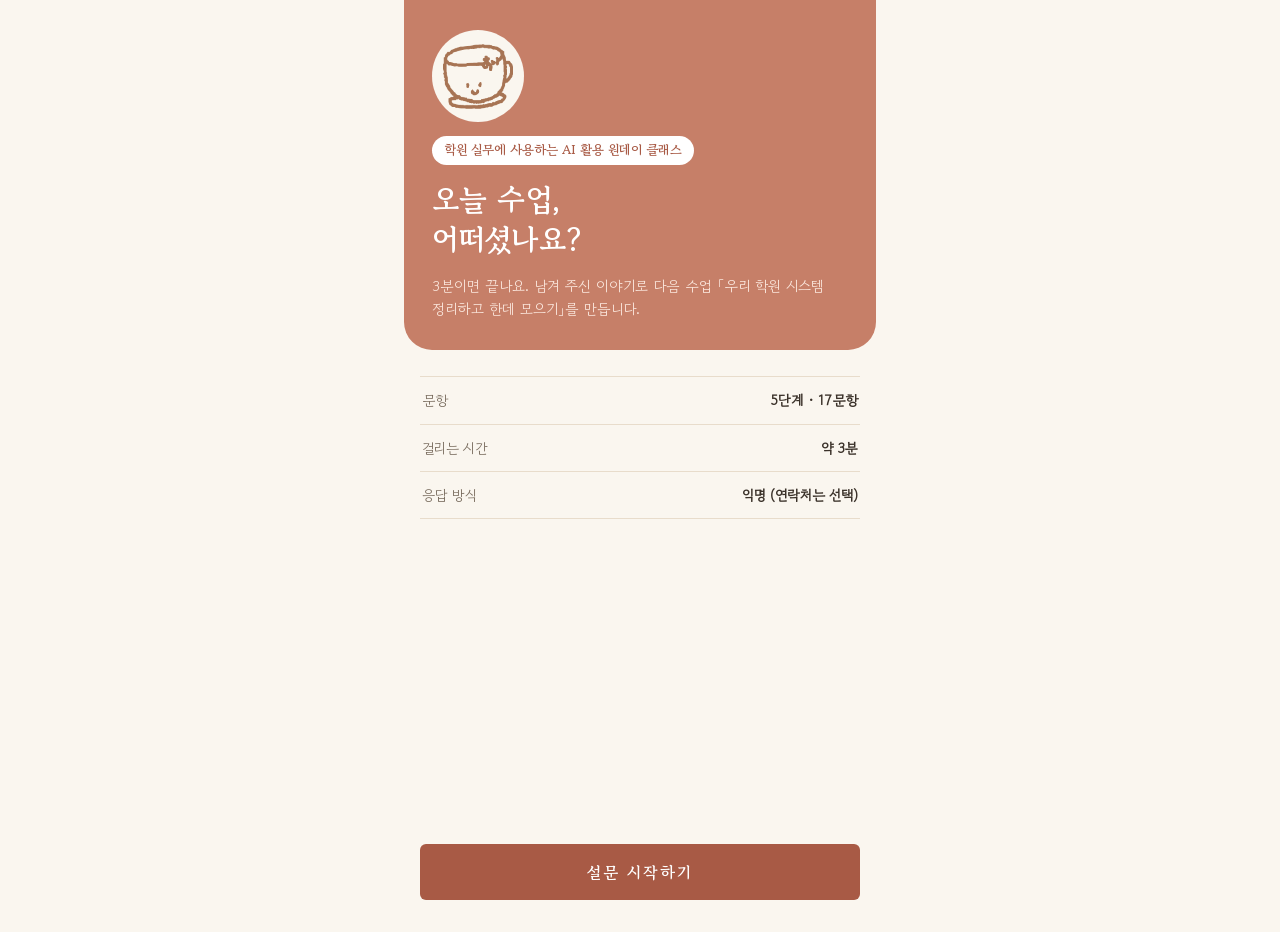
<file: index.html>
<!doctype html><html lang="ko"><head><meta charset="utf-8"><meta name="viewport" content="width=device-width,initial-scale=1,viewport-fit=cover"><meta name="robots" content="noindex"><link rel="icon" href="cup.png"><link rel="preconnect" href="https://fonts.googleapis.com"><link rel="stylesheet" href="https://fonts.googleapis.com/css2?family=Gowun+Batang:wght@400;700&family=Gowun+Dodum&display=swap"><link rel="stylesheet" href="style.css"><title>학원 AI 클래스 만족도 조사</title></head><body><div class="app" id="app"></div><script src="config.js"></script><script src="common.js"></script><script src="survey.js"></script></body></html>
</file>
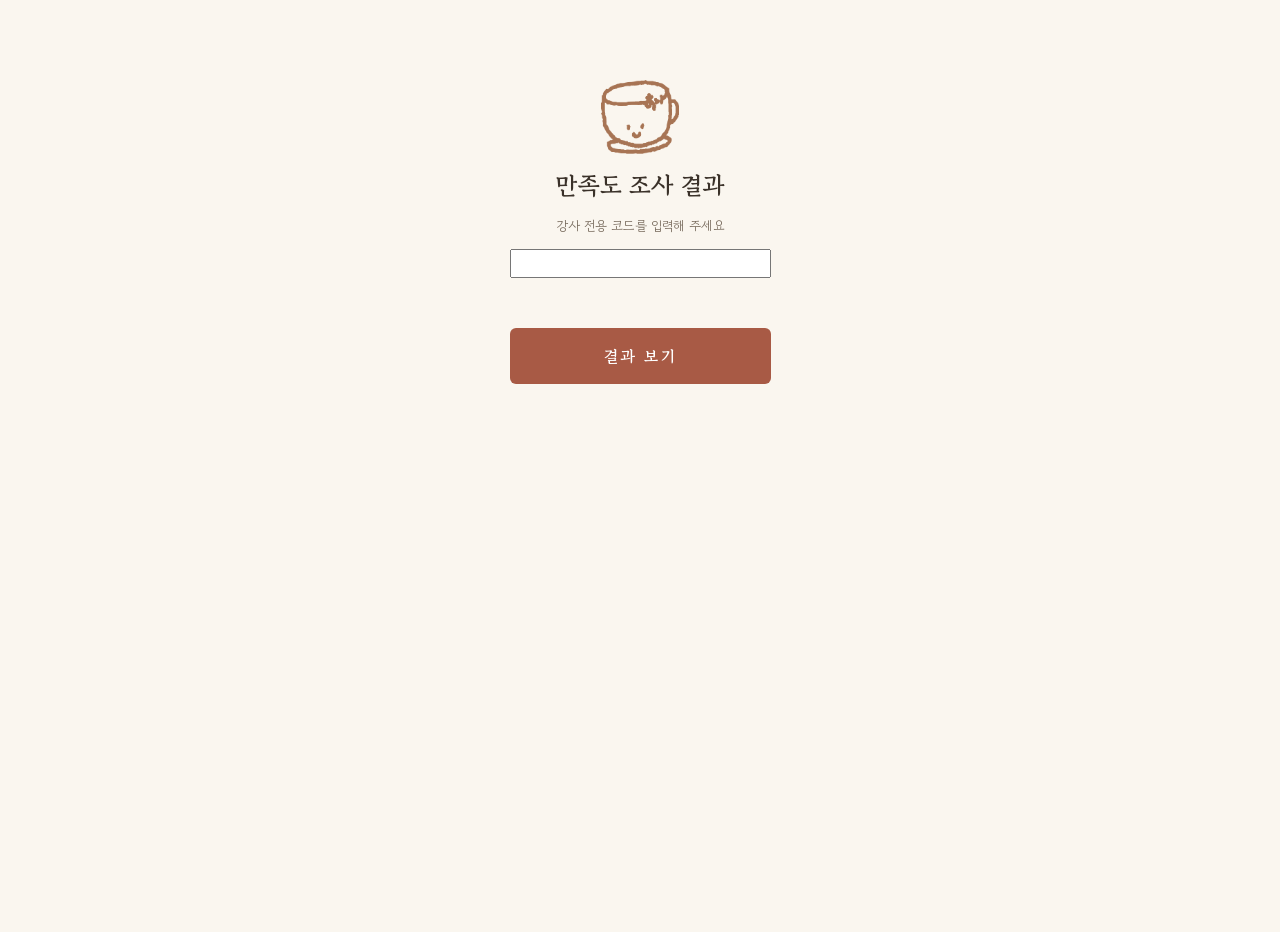
<file: result.html>
<!doctype html><html lang="ko"><head><meta charset="utf-8"><meta name="viewport" content="width=device-width,initial-scale=1,viewport-fit=cover"><meta name="robots" content="noindex"><link rel="icon" href="cup.png"><link rel="preconnect" href="https://fonts.googleapis.com"><link rel="stylesheet" href="https://fonts.googleapis.com/css2?family=Gowun+Batang:wght@400;700&family=Gowun+Dodum&display=swap"><link rel="stylesheet" href="style.css"><title>만족도 조사 결과</title></head><body><div class="app" id="app"></div><script src="config.js"></script><script src="common.js"></script><script src="result.js"></script></body></html>
</file>
<file: style.css>
/* Layout: 휴대폰으로 한 장씩 넘기는 설문(시작 → 5단계 → 완료) + 원장님 전용 응답 모아보기. 안내문의 코럴/크림, 라이트 단일 테마. */
:root{
  --ground:#FAF6EF; --paper:#FFFDF9; --ink:#3A3129; --ink-2:#5E5245; --ink-3:#75685A;
  --pen:#C67F68; --pen-d:#A85A45; --line:#E8DCCB; --line-2:#D6BFA8; --tint:#F6E6DB; --star:#E3A587;
  --serif:'Gowun Batang',serif; --sans:'Gowun Dodum',sans-serif;
  color-scheme:light;
}
*{box-sizing:border-box}
body{margin:0;background:var(--ground);color:var(--ink);font-family:var(--sans);font-size:15px;line-height:1.6;padding-inline:16px;padding-block:0 32px;word-break:keep-all;overflow-wrap:break-word}
button{font-family:inherit;color:inherit;cursor:pointer}
button:focus-visible,input:focus-visible,textarea:focus-visible{outline:2px solid var(--pen-d);outline-offset:2px}
.app{max-width:440px;margin:0 auto;display:flex;flex-direction:column;min-height:100vh}
.app.wide{max-width:1180px}
.cup{display:block;object-fit:contain}
.top{display:flex;flex-direction:column;gap:12px;padding-top:20px}
.top .row{display:flex;justify-content:space-between;align-items:center}
.count{font-family:var(--serif);font-size:13px;color:var(--ink-3)}
.bar{display:grid;grid-template-columns:repeat(5,minmax(0,1fr));gap:4px}
.bar i{height:3px;background:var(--line);border-radius:2px}
.bar i.on{background:var(--pen)}
.step{display:flex;flex-direction:column;gap:30px;padding-top:26px;flex:1}
.q{display:flex;flex-direction:column;gap:10px}
.qno{font-family:var(--serif);font-size:13px;color:var(--pen);letter-spacing:1px}
h1,h2{font-family:var(--serif);margin:0;text-wrap:balance}
h2{font-size:19px;line-height:1.5}
.hint{margin:0;font-size:13px;color:var(--ink-3)}
.list{display:flex;flex-direction:column;border-top:1px solid var(--line)}
.radio{display:flex;align-items:center;gap:12px;text-align:left;font-size:15px;padding:14px 2px;border:0;border-bottom:1px solid var(--line);background:transparent;min-height:48px}
.radio .dot{width:18px;height:18px;border-radius:50%;border:1.5px solid var(--line-2);background:var(--paper);flex:none}
.radio.box .dot{border-radius:4px}
.radio[aria-pressed="true"]{color:var(--pen-d)}
.radio[aria-pressed="true"] .dot{border-color:var(--pen-d);background:radial-gradient(circle,var(--pen-d) 0 4px,var(--paper) 5px)}
.radio.box[aria-pressed="true"] .dot{background:var(--pen-d);box-shadow:inset 0 0 0 3px var(--paper)}
.chips{display:grid;grid-template-columns:repeat(2,minmax(0,1fr));gap:6px}
.chip{font-size:14px;padding:13px 6px;border-radius:6px;border:1px solid var(--line-2);background:var(--paper);min-height:48px}
.chip[aria-pressed="true"]{background:var(--pen-d);border-color:var(--pen-d);color:#FFFFFF}
.rate{display:flex;flex-direction:column;gap:6px;padding-bottom:20px;border-bottom:1px solid var(--line)}
.rate h2{font-size:17px}
.stars{display:flex;justify-content:space-between;align-items:center;gap:8px}
.stars div{display:flex}
.star{width:46px;height:46px;border:0;background:transparent;padding:0;display:flex;align-items:center;justify-content:center}
.star svg{width:32px;height:32px}
.rlabel{font-family:var(--serif);font-weight:700;font-size:14px;color:var(--pen-d);text-align:right}
textarea,input[type=text],input[type=tel]{font-family:inherit;font-size:15px;line-height:1.7;padding:12px 14px;border-radius:6px;border:1px solid var(--line-2);background:var(--paper);color:var(--ink);width:100%}
input:disabled{opacity:.5}
textarea{resize:vertical;min-height:110px}
.nav{display:flex;gap:8px;padding-top:24px}
.btn{flex:1;text-align:center;border:0;background:var(--pen-d);color:#FFFFFF;font-family:var(--serif);font-size:16px;font-weight:700;letter-spacing:2px;padding:16px 0;border-radius:6px}
.btn.ghost{flex:0 0 88px;background:transparent;border:1px solid var(--line-2);color:var(--ink-2);font-family:var(--sans);font-weight:400;letter-spacing:0}
.btn:disabled{opacity:.6;cursor:wait}
.err{font-size:13px;color:#9B3B27;min-height:1.2em;margin:10px 0 0}
.hero{margin:0 -16px;background:var(--pen);color:#FFFFFF;padding:30px 28px 30px;display:flex;flex-direction:column;gap:14px;border-radius:0 0 28px 28px}
.hero .cupwrap{align-self:flex-start;background:var(--ground);border-radius:50%;width:92px;height:92px;display:flex;align-items:center;justify-content:center}
.hero h1{font-size:30px;line-height:1.35;color:#FFFFFF}
.hero p{margin:0;color:#FBE7DD;font-size:14.5px}
.tag{align-self:flex-start;background:#FFFFFF;color:var(--pen-d);font-family:var(--serif);font-weight:700;font-size:13px;padding:4px 12px;border-radius:999px}
.facts{display:flex;flex-direction:column;border-top:1px solid var(--line);margin-top:26px}
.facts div{display:flex;justify-content:space-between;gap:12px;padding:12px 2px;border-bottom:1px solid var(--line);font-size:14px}
.facts span{color:var(--ink-3)}
.gift{border:1px solid var(--line-2);border-radius:8px;background:var(--tint);padding:18px;display:flex;flex-direction:column;gap:10px}
.ticket{width:100%;background:var(--paper);border:1.5px solid var(--pen-d);border-radius:12px;overflow:hidden;text-align:left}
.ticket header{background:var(--pen-d);color:#FFFFFF;padding:10px 0;text-align:center;font-family:var(--serif);font-size:13px;letter-spacing:4px}
.ticket .body{padding:16px 20px;display:flex;flex-direction:column;gap:8px}
.ticket .line{display:flex;justify-content:space-between;gap:12px;font-size:14px}
.ticket .line span{color:var(--ink-3)}
.ticket .cut{border-top:1.5px dashed var(--line-2);margin:0 20px}
.done{display:flex;flex-direction:column;align-items:center;text-align:center;gap:10px;padding-top:36px;flex:1}
.notice{font-size:13px;background:var(--tint);border:1px solid var(--line-2);border-radius:8px;padding:10px 12px;color:var(--ink-2);text-align:left;margin:0}
.adminbar{display:flex;justify-content:center;padding-top:18px}
.adminbar button{font-size:13px;border:1px solid var(--line-2);background:var(--paper);border-radius:999px;padding:10px 16px;color:var(--ink-2)}
/* 관리자 */
.ad{display:flex;flex-direction:column;gap:20px;padding-top:24px}
.ad-head{display:flex;flex-wrap:wrap;justify-content:space-between;align-items:flex-end;gap:14px;padding-bottom:18px;border-bottom:1px solid var(--line-2)}
.ad-head h1{font-size:clamp(22px,4vw,28px)}
.kpis{display:grid;grid-template-columns:repeat(auto-fit,minmax(160px,1fr));border:1px solid var(--line);background:var(--paper);border-radius:6px}
.kpi{padding:18px 20px;display:flex;flex-direction:column;gap:4px;border-right:1px solid var(--line);min-width:0}
.kpi span{font-size:13px;color:var(--ink-2)}
.kpi b{font-family:var(--serif);font-size:32px;color:var(--pen-d);font-variant-numeric:tabular-nums;line-height:1.1}
.kpi small{font-size:12px;color:var(--ink-3)}
.cards{display:grid;grid-template-columns:repeat(auto-fit,minmax(300px,1fr));gap:12px}
.card{background:var(--paper);border:1px solid var(--line);border-radius:6px;padding:18px 20px;display:flex;flex-direction:column;gap:10px;min-width:0}
.card h2{font-size:16px}
.card .qno{font-size:12px}
.brow{display:grid;grid-template-columns:minmax(0,9.5em) 1fr 3.4em;align-items:center;gap:10px;font-size:13px}
.brow .t{height:8px;background:#F3EAE0;border-radius:4px;overflow:hidden}
.brow .t i{display:block;height:100%;background:var(--pen)}
.brow .v{text-align:right;color:var(--ink-2);font-variant-numeric:tabular-nums}
.srow{display:grid;grid-template-columns:minmax(0,1fr) 3em;gap:10px;align-items:center;font-size:14px}
.srow .t{height:8px;background:#F3EAE0;border-radius:4px;overflow:hidden;margin-top:4px}
.srow .t i{display:block;height:100%;background:var(--pen)}
.srow .avg{font-family:var(--serif);font-size:20px;color:var(--pen-d);text-align:right;font-variant-numeric:tabular-nums}
.sum{background:var(--pen);color:#FFFFFF;border-radius:8px;padding:18px 22px;display:flex;flex-direction:column;gap:6px}
.sum h2{color:#FFFFFF;font-size:18px}
.sum p{margin:0;color:#FBE7DD;font-size:14.5px}
.cm{border-top:1px solid var(--line);padding-top:10px;font-size:14.5px}
.cm small{color:var(--ink-3);font-size:12.5px;margin-left:6px}
.tools{display:flex;gap:8px;flex-wrap:wrap;align-items:center}
.tools button{font-size:13.5px;padding:11px 14px;border-radius:6px;border:1px solid var(--line-2);background:var(--paper)}
.tools button.main{background:var(--pen-d);border-color:var(--pen-d);color:#FFFFFF}
.flag{font-size:13px;color:var(--ink-3);margin:0}
@media (max-width:520px){.brow{grid-template-columns:minmax(0,1fr) 3em}.brow .t{grid-column:1 / -1;grid-row:2}}
.codebox{max-width:360px;margin:80px auto 0;display:flex;flex-direction:column;gap:12px;text-align:center;align-items:center}
.codebox input{text-align:center;font-size:20px;letter-spacing:4px}
</file>
